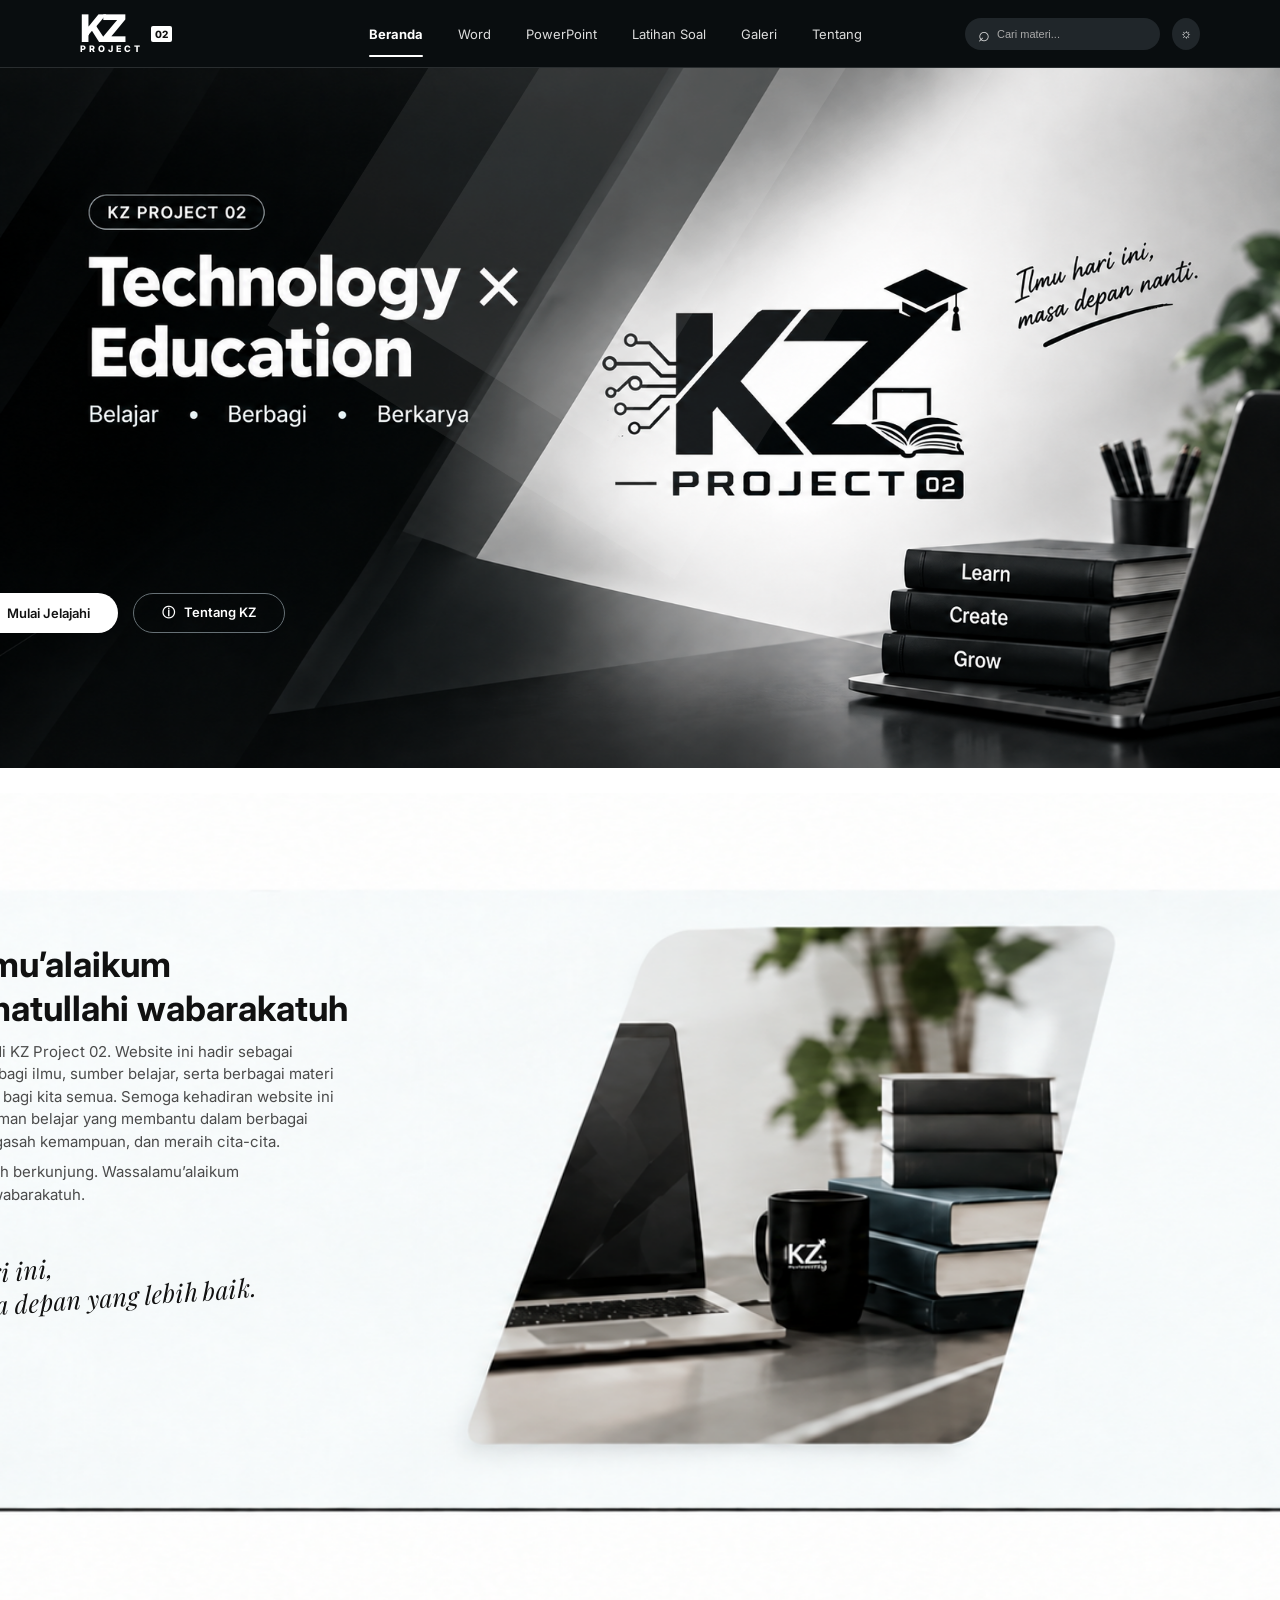
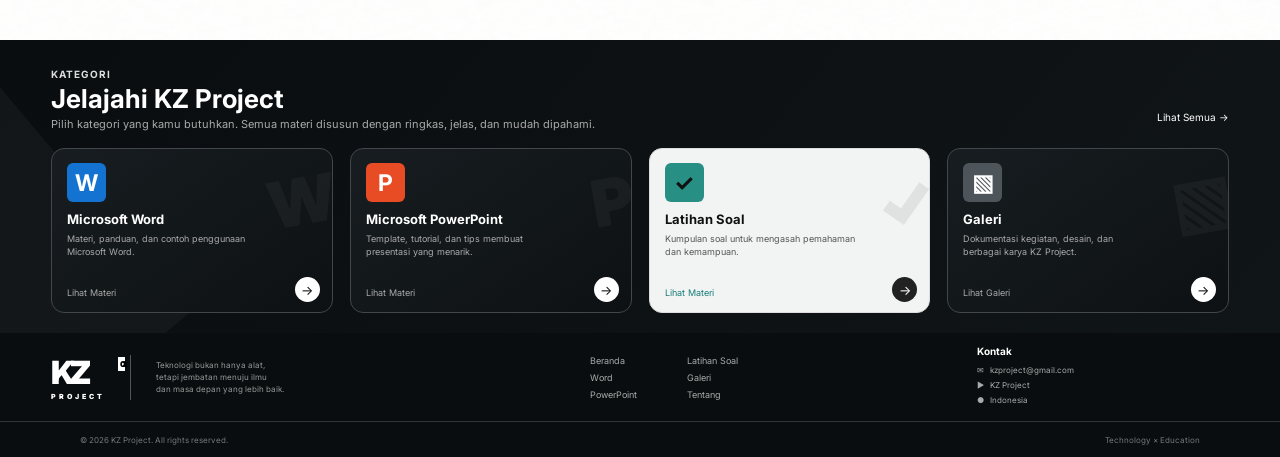
<file: index.html>
<!DOCTYPE html>
<html lang="id">
<head>
    <meta charset="UTF-8">
    <meta name="viewport" content="width=device-width, initial-scale=1.0">

    <title>KZ Project 02</title>

    <!-- Google Font -->
    <link rel="preconnect" href="https://fonts.googleapis.com">
    <link rel="preconnect" href="https://fonts.gstatic.com" crossorigin>
    <link href="https://fonts.googleapis.com/css2?family=Inter:wght@400;500;600;700;800&family=Playfair+Display:wght@600&display=swap" rel="stylesheet">

    <!-- CSS -->
    <link rel="stylesheet" href="style.css">
</head>

<body>

<!-- =====================================================
     NAVBAR
===================================================== -->

<header class="navbar">

    <div class="nav-container">

        <a href="#" class="logo">
            <div class="logo-kz">
                KZ
                <span>PROJECT</span>
            </div>
            <small>02</small>
        </a>

        <nav class="nav-menu">

            <a href="#" class="active">Beranda</a>
            <a href="word.html">Word</a>
            <a href="pp.html">PowerPoint</a>
            <a href="latihansoal.html">Latihan Soal</a>
            <a href="#">Galeri</a>
            <a href="#">Tentang</a>

        </nav>

        <div class="nav-right">

            <div class="search-box">
                <span>⌕</span>
                <input type="text" placeholder="Cari materi...">
            </div>

            <button class="theme-btn">☼</button>

        </div>

    </div>

</header>


<!-- =====================================================
     HERO
===================================================== -->

<section class="hero">

    <div class="hero-background"></div>

    <div class="hero-content">

        <div class="hero-left">

            <div class="mini-label">
                KZ PROJECT 02
            </div>

            <h1>
                Technology
                <span>×</span>
                Education
            </h1>

            <div class="hero-tagline">
                Belajar
                <b>•</b>
                Berbagi
                <b>•</b>
                Berkarya
            </div>

            <p>
                KZ Project adalah wadah sederhana untuk belajar,
                mengembangkan diri, dan berbagi ilmu melalui
                teknologi dan media digital.
            </p>

            <div class="hero-buttons">

                <a href="#kategori" class="btn-primary">
                    → &nbsp; Mulai Jelajahi
                </a>

                <a href="#tentang" class="btn-outline">
                    ⓘ &nbsp; Tentang KZ
                </a>

            </div>

        </div>


        <div class="hero-right">

            <div class="hero-card">

                <div class="hero-kz">
                    KZ
                    <small>PROJECT 02</small>
                </div>

                <div class="hero-book">
                    ▱
                </div>

            </div>

            <div class="hero-note">
                Ilmu hari ini,<br>
                masa depan nanti.
            </div>

            <div class="hero-books">

                <div>Learn</div>
                <div>Create</div>
                <div>Grow</div>

            </div>

        </div>

    </div>

</section>


<!-- =====================================================
     SAMBUTAN
===================================================== -->

<section class="welcome" id="tentang">

    <div class="welcome-container">

        <div class="welcome-text">

            <div class="section-label">
                SAMBUTAN
                <span></span>
            </div>

            <h2>
                Assalamu’alaikum<br>
                warahmatullahi wabarakatuh
            </h2>

            <p>
                Selamat datang di KZ Project 02.
                Website ini hadir sebagai wadah untuk berbagi ilmu,
                sumber belajar, serta berbagai materi yang bermanfaat
                bagi kita semua. Semoga kehadiran website ini dapat
                menjadi teman belajar yang membantu dalam berbagai
                kebutuhan, mengasah kemampuan, dan meraih cita-cita.
            </p>

            <p>
                Terima kasih telah berkunjung.
                Wassalamu’alaikum warahmatullahi wabarakatuh.
            </p>

            <div class="handwriting">
                Belajar hari ini,<br>
                untuk masa depan yang lebih baik.
            </div>

        </div>


        <div class="welcome-image">

            <div class="desk-image">

                <div class="laptop"></div>

                <div class="coffee">
                    KZ
                </div>

                <div class="stack-books">
                    <span></span>
                    <span></span>
                    <span></span>
                </div>

            </div>

        </div>


</section>


<!-- =====================================================
     KATEGORI
===================================================== -->

<section class="categories" id="kategori">

    <div class="category-container">

        <div class="category-heading">

            <div>

                <div class="section-label dark">
                    KATEGORI
                </div>

                <h2>Jelajahi KZ Project</h2>

                <p>
                    Pilih kategori yang kamu butuhkan.
                    Semua materi disusun dengan ringkas,
                    jelas, dan mudah dipahami.
                </p>

            </div>

            <a href="#" class="see-all">
                Lihat Semua →
            </a>

        </div>


        <div class="category-grid">


            <!-- WORD -->

            <article class="category-card">

                <div class="card-icon word">
                    W
                </div>

                <div class="card-bg-icon">
                    W
                </div>

                <h3>Microsoft Word</h3>

                <p>
                    Materi, panduan, dan contoh
                    penggunaan Microsoft Word.
                </p>

                <a href="word.html">
                    Lihat Materi
                </a>

                <div class="arrow">
                    →
                </div>

            </article>


            <!-- POWERPOINT -->

            <article class="category-card">

                <div class="card-icon powerpoint">
                    P
                </div>

                <div class="card-bg-icon">
                    P
                </div>

                <h3>Microsoft PowerPoint</h3>

                <p>
                    Template, tutorial, dan tips
                    membuat presentasi yang menarik.
                </p>

                <a href="pp.html">
                    Lihat Materi
                </a>

                <div class="arrow">
                    →
                </div>

            </article>


            <!-- LATIHAN SOAL -->

            <article class="category-card featured">

                <div class="card-icon quiz">
                    ✓
                </div>

                <div class="card-bg-icon">
                    ✓
                </div>

                <h3>Latihan Soal</h3>

                <p>
                    Kumpulan soal untuk mengasah
                    pemahaman dan kemampuan.
                </p>

                <a href="LatihanSoal.html">
                    Lihat Materi
                </a>

                <div class="arrow">
                    →
                </div>

            </article>


            <!-- GALERI -->

            <article class="category-card">

                <div class="card-icon gallery">
                    ▧
                </div>

                <div class="card-bg-icon">
                    ▧
                </div>

                <h3>Galeri</h3>

                <p>
                    Dokumentasi kegiatan, desain,
                    dan berbagai karya KZ Project.
                </p>

                <a href="#">
                    Lihat Galeri
                </a>

                <div class="arrow">
                    →
                </div>

            </article>

        </div>

    </div>

</section>


<!-- =====================================================
     FOOTER
===================================================== -->

<footer class="footer">

    <div class="footer-main">

        <div class="footer-brand">

            <div class="footer-logo">
                KZ
                <span>PROJECT</span>
                <small>02</small>
            </div>

            <div class="footer-line"></div>

            <p>
                Teknologi bukan hanya alat,<br>
                tetapi jembatan menuju ilmu<br>
                dan masa depan yang lebih baik.
            </p>

        </div>


        <div class="footer-navigation">

            <div>
                <a href="#">Beranda</a>
                <a href="word.html">Word</a>
                <a href="pp.html">PowerPoint</a>
            </div>

            <div>
                <a href="LatihanSoal.html">Latihan Soal</a>
                <a href="#">Galeri</a>
                <a href="#">Tentang</a>
            </div>

        </div>


        <div class="footer-contact">

            <h4>Kontak</h4>

            <p>✉ &nbsp; kzproject@gmail.com</p>
            <p>▶ &nbsp; KZ Project</p>
            <p>● &nbsp; Indonesia</p>

        </div>

    </div>


    <div class="footer-bottom">

        <span>
            © 2026 KZ Project. All rights reserved.
        </span>

        <span>
            Technology × Education
        </span>

    </div>

</footer>

</body>
</html>
</file>
<file: style.css>
/* =====================================================
   RESET
===================================================== */

* {
    margin: 0;
    padding: 0;
    box-sizing: border-box;
}

html {
    scroll-behavior: smooth;
}

body {
    font-family: "Inter", sans-serif;
    color: #111;
    background: #fff;
}

a {
    text-decoration: none;
    color: inherit;
}


/* =====================================================
   NAVBAR
===================================================== */

.navbar {
    height: 68px;
    background: #090d0f;
    color: white;
    border-bottom: 1px solid #292d2f;
    position: relative;
    z-index: 10;
}

.nav-container {
    max-width: 1120px;
    height: 100%;
    margin: auto;

    display: flex;
    align-items: center;
    justify-content: space-between;
}


/* LOGO */

.logo {
    display: flex;
    align-items: center;
    gap: 8px;
    width: 185px;
}

.logo-kz {
    position: relative;

    font-size: 38px;
    font-weight: 800;
    letter-spacing: -5px;
    line-height: 30px;
}

.logo-kz span {
    display: block;

    font-size: 9px;
    letter-spacing: 3px;
    line-height: 12px;

    text-align: center;
}

.logo small {
    background: white;
    color: #111;

    font-size: 10px;
    font-weight: 800;

    padding: 2px 4px;
    border-radius: 2px;
}


/* MENU */

.nav-menu {
    display: flex;
    align-items: center;
    gap: 35px;
}

.nav-menu a {
    font-size: 13px;
    color: #ddd;

    position: relative;
    padding: 25px 0;
}

.nav-menu a:hover {
    color: white;
}

.nav-menu a.active {
    color: white;
    font-weight: 700;
}

.nav-menu a.active::after {
    content: "";

    position: absolute;
    left: 0;
    right: 0;
    bottom: 10px;

    height: 2px;
    background: white;

    border-radius: 10px;
}


/* SEARCH */

.nav-right {
    width: 235px;

    display: flex;
    align-items: center;
    justify-content: flex-end;
    gap: 12px;
}

.search-box {
    width: 220px;
    height: 32px;

    background: #20262a;
    border-radius: 20px;

    display: flex;
    align-items: center;

    padding: 0 13px;
}

.search-box span {
    font-size: 20px;
    color: #ddd;
    margin-right: 7px;
}

.search-box input {
    width: 100%;

    background: transparent;
    border: none;
    outline: none;

    color: white;
    font-size: 11px;
}

.search-box input::placeholder {
    color: #aaa;
}

.theme-btn {
    width: 32px;
    height: 32px;

    border: none;
    border-radius: 50%;

    background: #20262a;
    color: white;

    cursor: pointer;
}


/* =====================================================
   HERO
===================================================== */

.hero {
 height: 700px;

    position: relative;
    overflow: hidden;
    margin-bottom: 25px;
    background-image: url("gambar/hero-kz.png");
    background-size: cover;
    background-position: center;

    color: white;
}


/* diagonal shapes */

.hero::before {
    content: "";

    position: absolute;

    width: 480px;
    height: 600px;

    left: 390px;
    top: -170px;

    transform: rotate(32deg);

    background: rgba(255,255,255,.07);
}

.hero::after {
    content: "";

    position: absolute;

    width: 260px;
    height: 500px;

    left: 500px;
    top: -150px;

    transform: rotate(32deg);

    background: rgba(255,255,255,.08);
}


/* HERO CONTENT */

.hero-content {
    width: 1120px;
    height: 100%;
 
    margin: auto;

    display: flex;
    position: relative;
    z-index: 2;
}

.hero-left {
    width: 48%;

    padding-top: 47px;
}

.mini-label {
    display: inline-block;

    border: 1px solid #4d5558;
    border-radius: 15px;

    padding: 5px 12px;

    font-size: 9px;
    letter-spacing: 1px;
    color: #eee;
}

.hero h1 {
    margin-top: 10px;

    font-size: 43px;
    line-height: 1.08;

    letter-spacing: -2px;
}

.hero h1 span {
    margin-left: 5px;
}

.hero-tagline {
    margin-top: 10px;

    color: #ddd;

    font-size: 15px;
}

.hero-tagline b {
    margin: 0 12px;
    color: #7d8588;
}

.hero-left > p {
    width: 390px;

    margin-top: 13px;

    color: #bdc2c4;

    font-size: 12px;
    line-height: 1.55;
}


/* HERO BUTTON */

.hero-buttons {
    position: absolute;
    left: 3%;
    top: 75%;

    display: flex;
    gap: 15px;
   transform: translateX(-200px);
}

.btn-primary,
.btn-outline {
    height: 55px;

    display: flex;
    align-items: center;

    padding: 0 28px;

    border-radius: 22px;

    font-size: 13px;
    font-weight: 600;
}

.btn-primary {
    background: white;
    color: #111;
}

.btn-outline {
    border: 1px solid #667075;
    color: white;
}

.hero-buttons .btn-primary,
.hero-buttons .btn-outline {
    transition: transform 0.25s ease, box-shadow 0.25s ease;
}

.hero-buttons .btn-primary:hover,
.hero-buttons .btn-outline:hover {
    transform: scale(1.06) translateY(-2px);

    box-shadow: 0 6px 15px rgba(0, 0, 0, 0.25);
}
/* HERO RIGHT */

.hero-right {
    flex: 1;

    position: relative;
}

.hero-card {
    position: absolute;

    left: 180px;
    top: 80px;

    width: 280px;
    height: 170px;

    background: #f3f3f3;

    transform: rotate(-1deg);

    box-shadow: 0 10px 30px rgba(0,0,0,.2);

    display: flex;
    align-items: center;
    justify-content: center;
}

.hero-kz {
    color: #050505;

    font-size: 78px;
    font-weight: 900;

    letter-spacing: -8px;
}

.hero-kz small {
    display: block;

    font-size: 15px;
    letter-spacing: 4px;

    text-align: center;
}

.hero-note {
    position: absolute;

    right: 0;
    top: 70px;

    color: #222;

    font-family: "Playfair Display", serif;

    font-size: 17px;
    font-style: italic;

    transform: rotate(-8deg);
}

.hero-books {
    position: absolute;

    right: 25px;
    bottom: 25px;

    width: 150px;
}

.hero-books div {
    height: 25px;

    margin-top: 2px;

    background: #161a1c;

    color: white;

    padding: 5px 12px;

    font-size: 11px;

    box-shadow: 0 3px 5px rgba(0,0,0,.25);
}


/* =====================================================
   WELCOME
===================================================== */

.welcome {
    background-image: url("gambar/welcome-kz.png");

    background-size: cover;

    background-position: center;

    background-repeat: no-repeat;

    padding: 50px 0 350px;

    position: relative;
}

.welcome-container {
    width: 1120px;
    margin: 80px auto 0;
    transform: translateX(-200px);

    display: block;

    position: relative;
    z-index: 2;
}


/* TEXT */

.section-label {
    display: flex;
    align-items: center;
    gap: 10px;

    font-size: 10px;
    font-weight: 700;

    letter-spacing: 1px;
}

.section-label span {
    width: 42px;
    height: 1px;
    background: #555;
}

.welcome h2 {
    font-size: 35px;
    line-height: 1.25;

    margin: 8px 0 10px;
}

.welcome-text p {
    max-width: 455px;

    font-size: 15px;
    line-height: 1.5;

    color: #4b4b4b;

    margin-bottom: 8px;
}

.handwriting {
    margin-top: 18px;

    font-family: "Playfair Display", serif;

    font-size: 25px;
    font-style: italic;

    transform: rotate(-4deg);
}


/* IMAGE */


.welcome-image {
   display: none;

}



/* =====================================================
   CATEGORY
===================================================== */

.categories {
    position: relative;

    background:
        linear-gradient(
            130deg,
            #090d0f,
            #101517
        );

    color: white;

    padding: 28px 0 20px;

    overflow: hidden;
}

.categories::before {
    content: "";

    position: absolute;

    width: 250px;
    height: 400px;

    left: -160px;
    top: 0;

    transform: rotate(-40deg);

    background: rgba(255,255,255,.04);
}

.category-container {
    width: 92%;
    margin: auto;

    position: relative;
    z-index: 1;
}


/* HEADING */

.category-heading {
    display: flex;
    justify-content: space-between;
    align-items: end;
}

.section-label.dark {
    color: #ddd;
}

.category-heading h2 {
    font-size: 26px;

    margin: 3px 0 3px;
}

.category-heading p {
    color: #aaa;

    font-size: 11px;
}

.see-all {
    font-size: 10px;

    color: white;

    margin-bottom: 8px;
}


/* CARDS */

.category-grid {
    display: grid;

    grid-template-columns: repeat(4, 1fr);

    gap: 17px;

    margin-top: 17px;
}

.category-card {
    height: 165px;

    border: 1px solid #41474a;

    border-radius: 13px;

    background:
        linear-gradient(
            145deg,
            #171d20,
            #0d1113
        );

    padding: 14px 15px;

    position: relative;

    overflow: hidden;
    transition: transform 0.25s ease, box-shadow 0.25s ease;
}
.category-card:hover {
    transform: scale(1.04);

    box-shadow: 0 10px 25px rgba(0, 0, 0, 0.25);
}

.category-card.featured {
    background: #f2f4f3;
    color: #111;

    border-color: #ddd;
}

.card-icon {
    width: 39px;
    height: 39px;

    border-radius: 6px;

    display: flex;
    align-items: center;
    justify-content: center;

    font-size: 23px;
    font-weight: 700;

    position: relative;
    z-index: 2;
}

.card-icon.word {
    background: #1473d1;
}

.card-icon.powerpoint {
    background: #e74c25;
}

.card-icon.quiz {
    background: #278f83;
}

.card-icon.gallery {
    background: #4d555b;
}

.card-bg-icon {
    position: absolute;

    right: -3px;
    top: 13px;

    font-size: 65px;

    font-weight: 900;

    color: rgba(255,255,255,.04);

    transform: rotate(-10deg);
}

.featured .card-bg-icon {
    color: rgba(0,0,0,.07);
}

.category-card h3 {
    position: relative;
    z-index: 2;

    font-size: 13px;

    margin-top: 9px;
}

.category-card p {
    position: relative;
    z-index: 2;

    font-size: 9px;

    line-height: 1.45;

    color: #aaa;

    margin-top: 5px;

    max-width: 190px;
}

.featured p {
    color: #555;
}

.category-card > a {
    position: absolute;

    left: 15px;
    bottom: 14px;

    font-size: 9px;

    color: #aaa;
}

.featured > a {
    color: #167d78;
}

.arrow {
    position: absolute;

    right: 12px;
    bottom: 10px;

    width: 25px;
    height: 25px;

    border-radius: 50%;

    background: white;
    color: #111;

    display: flex;
    align-items: center;
    justify-content: center;

    font-size: 13px;
}

.featured .arrow {
    background: #222;
    color: white;
}


/* =====================================================
   FOOTER
===================================================== */

.footer {
    background: #090d0f;

    color: white;
}

.footer-main {
    width: 92%;

    margin: auto;

    min-height: 88px;

    display: grid;

    grid-template-columns: 2fr 1.4fr 1fr;

    align-items: center;

    gap: 35px;
}


/* BRAND */

.footer-brand {
    display: flex;
    align-items: center;
    gap: 25px;
}

.footer-logo {
    font-size: 32px;

    font-weight: 900;

    letter-spacing: -4px;

    position: relative;
}

.footer-logo span {
    display: block;

    font-size: 7px;

    letter-spacing: 3px;

    text-align: center;
}

.footer-logo small {
    position: absolute;

    right: -20px;
    top: 4px;

    font-size: 8px;

    background: white;
    color: black;

    padding: 2px;
}

.footer-line {
    width: 1px;
    height: 45px;

    background: #555;
}

.footer-brand p {
    font-size: 8px;

    color: #999;

    line-height: 1.5;
}


/* FOOTER NAV */

.footer-navigation {
    display: flex;

    gap: 50px;
}

.footer-navigation div {
    display: flex;
    flex-direction: column;

    gap: 6px;
}

.footer-navigation a {
    font-size: 9px;

    color: #aaa;
}

.footer-navigation a:hover {
    color: white;
}


/* CONTACT */

.footer-contact h4 {
    font-size: 10px;

    margin-bottom: 8px;
}

.footer-contact p {
    font-size: 8px;

    color: #aaa;

    margin-bottom: 5px;
}


/* BOTTOM */

.footer-bottom {
    height: 36px;

    border-top: 1px solid #303538;

    width: 100%;

    display: flex;
    justify-content: space-between;
    align-items: center;

    padding: 0 calc((100% - 1120px) / 2);

    color: #777;

    font-size: 8px;
}


/* =====================================================
   RESPONSIVE
===================================================== */

@media (max-width: 1000px) {

    .nav-container,
    .hero-content,
    .welcome-container,
    .category-container,
    .footer-main {
        width: 92%;
    }

    .nav-menu {
        gap: 15px;
    }

    .search-box {
        width: 150px;
    }

    .hero-left {
        width: 55%;
    }

    .hero-right {
        opacity: .6;
    }

    .welcome-container {
        grid-template-columns: 1fr 1fr;
    }

    .benefits {
        grid-column: 1 / -1;
    }

    .category-grid {
        grid-template-columns: repeat(2, 1fr);
    }

    .footer-bottom {
        padding: 0 4%;
    }
}


@media (max-width: 700px) {

    .navbar {
        height: auto;
        padding: 12px 0;
    }

    .nav-container {
        flex-wrap: wrap;
        gap: 12px;
    }

    .logo {
        width: auto;
    }

    .nav-menu {
        order: 3;
        width: 100%;

        overflow-x: auto;

        justify-content: flex-start;

        padding-bottom: 5px;
    }

    .nav-menu a {
        white-space: nowrap;
        padding: 8px 0;
    }

    .nav-menu a.active::after {
        bottom: 0;
    }

    .nav-right {
        width: auto;
    }

    .search-box {
        display: none;
    }


    .hero {
        height: auto;
        min-height: 500px;
    }

    .hero-content {
        width: 92%;
    }

    .hero-left {
        width: 100%;
        padding-top: 50px;
    }

    .hero-right {
        display: none;
    }

    .hero h1 {
        font-size: 38px;
    }

    .hero-left > p {
        width: 100%;
    }


    .welcome-container {
        grid-template-columns: 1fr;
    }

    .welcome-image {
        height: 220px;
    }


    .category-grid {
        grid-template-columns: 1fr;
    }

    .category-card {
        height: 165px;
    }


    .footer-main {
        grid-template-columns: 1fr;
        padding: 25px 0;
        gap: 25px;
    }

    .footer-brand {
        align-items: flex-start;
    }

    .footer-bottom {
        height: auto;
        padding: 12px 4%;
        gap: 10px;
        flex-direction: column;
        align-items: flex-start;
    }

}
.hero-content {
    display: block;
    position: absolute;
    inset: 0;
    z-index: 20;
}

.hero-left > *:not(.hero-buttons),
.hero-right {
    display: none;
}

.hero-buttons {
    position: absolute;
    left: 7%;
    top: 75%;

    display: flex;
    gap: 15px;
}

.hero-buttons .btn-primary,
.hero-buttons .btn-outline {
    height: 40px;
}
</file>
